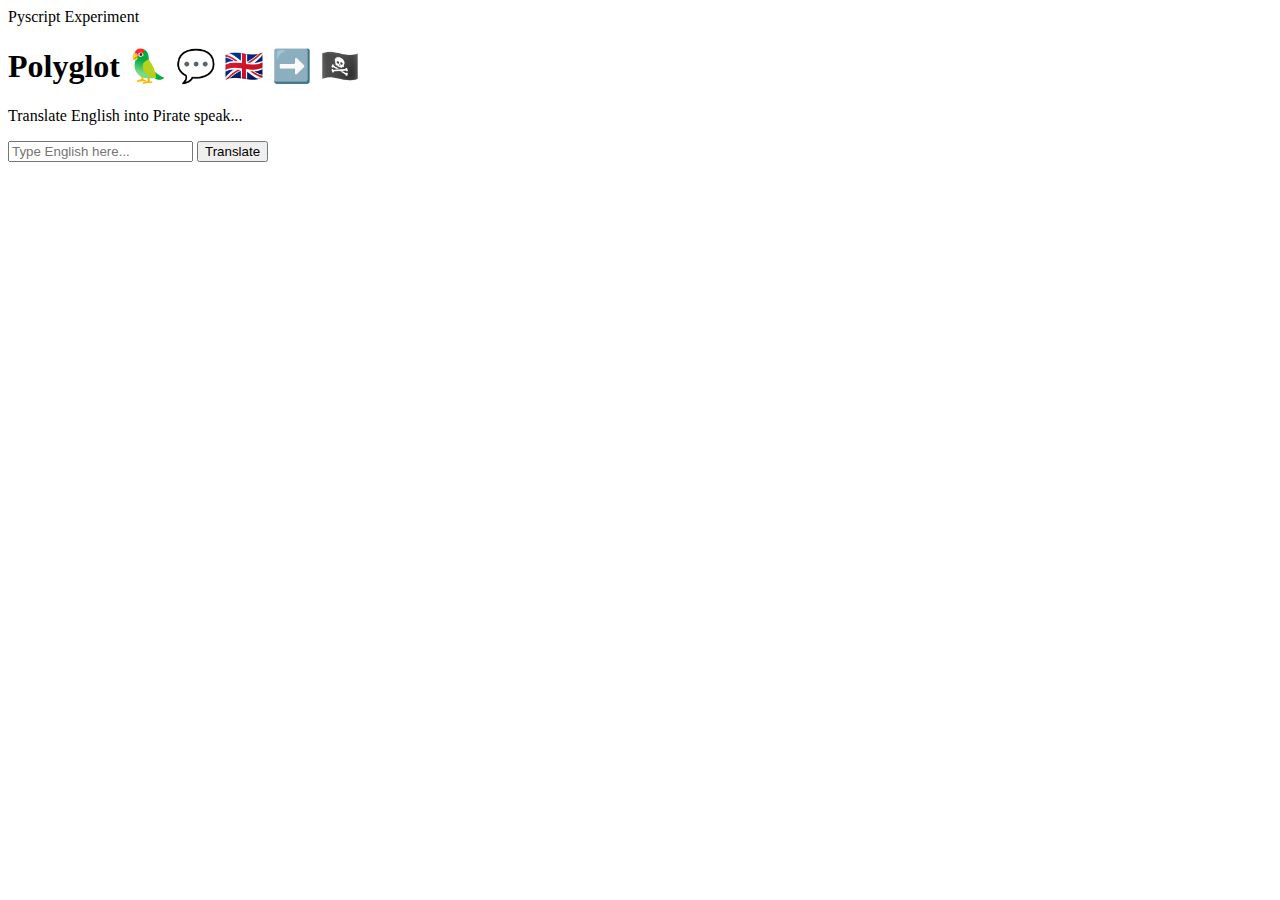
<file: pyscript/index.html>
<!DOCTYPE html>
<html>
  <head>
      <meta charset="utf-8" />
      <meta name="viewport" content="width=device-width,initial-scale=1" />
      <title>🦜 Polyglot - Piratical PyScript</title>
      <link rel="stylesheet" href="https://pyscript.net/releases/2024.1.1/core.css">
      <script type="module" src="https://pyscript.net/releases/2024.1.1/core.js"></script>
  </head>
  <body>
    <py-title>Pyscript Experiment</py-title>
    <h1>Polyglot 🦜 💬 🇬🇧 ➡️ 🏴‍☠️</h1>
    <p py-click="runCode">Translate English into Pirate speak...</p>
    <input type="text" id="english" placeholder="Type English here..." />
    <button py-click="translate_english">Translate</button>
    <div id="output"></div>
    <script type="py" src="./main.py" config="./pyscript.json"></script>
  </body>
</html>
</file>
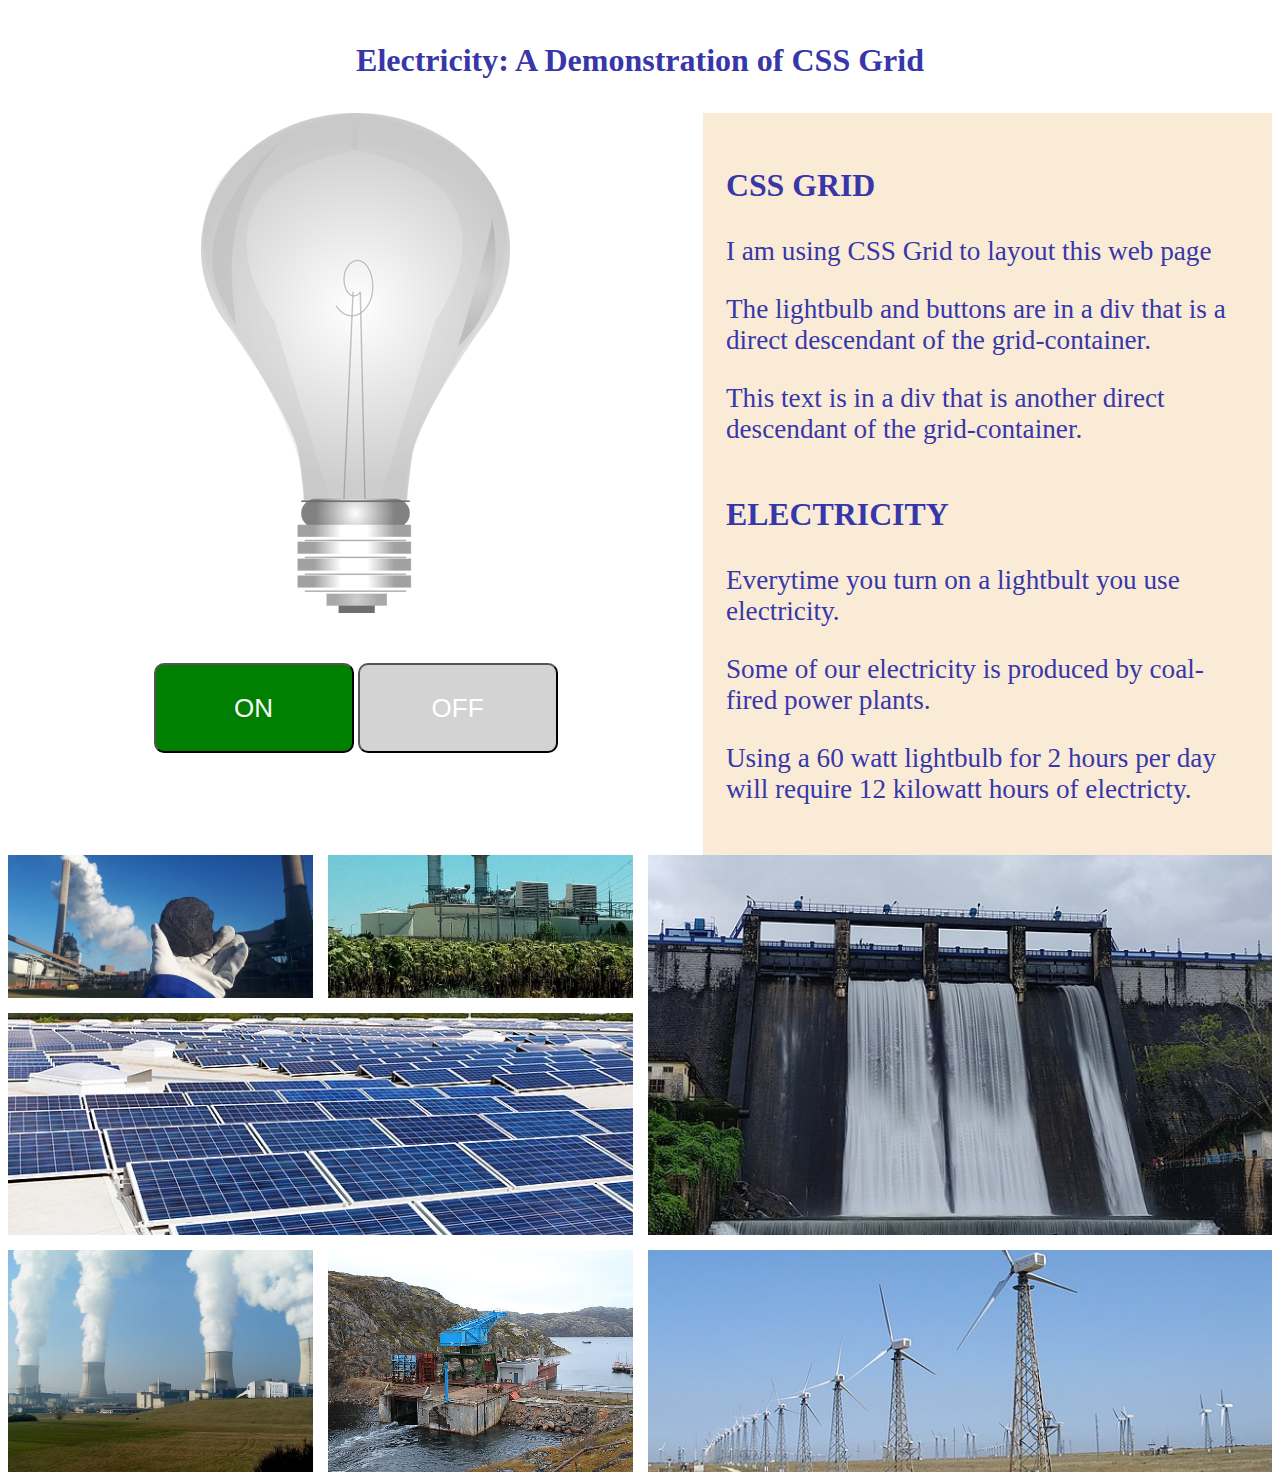
<file: web-design/electricity_grid.html>
<!DOCTYPE html>
<html>
	<head>
		<meta charset="utf-8">
		<title>Button</title>
        <link rel="stylesheet" href="electricity_grid.css">
		<style>

		</style>
        <script>
            document.addEventListener("DOMContentLoaded", () => {
            
            });
        </script>
	</head>
	<body>
        <header>
            <h1> Electricity: A Demonstration of CSS Grid</h1>
        </header>
		<div class="container">
            <div id="image-column">
                <img id="bulb" src="bulb_off.png">
                <button id="on_switch">ON</button>
                <button id="off_switch">OFF</button>
            </div>
            <div id="explainer-column">
                <div id="grid-explanation" class="explainer-text">
                    <h3>CSS GRID</h3>
                    <p>I am using CSS Grid to layout this web page</p>
                    <p>The lightbulb and buttons are in a div that is a direct descendant of the grid-container.</p>
                    <p>This text is in a div that is another direct descendant of the grid-container.</p>
                </div>
                <div id="electricity-explanation" class="explainer-text">
                    <h3>ELECTRICITY</h3>
                    <p>Everytime you turn on a lightbult you use electricity.</p>
                    <p>Some of our electricity is produced by coal-fired power plants.</p>
                    <p>Using a 60 watt lightbulb for 2 hours per day will require 12 kilowatt hours of electricty.</p>
                </div>
            </div>
		</div>
        <div id="plant-gallery">
            <img id="item-1" class="gallery-item" src="coal_plant.jpg">
            <img id="item-2" class="gallery-item" src="gas_plant.jpeg">
            <img id="item-3" class="gallery-item" src="hydro_plant.jpeg">
            <img id="item-4" class="gallery-item" src="solar_plant.jpeg">
            <img id="item-5" class="gallery-item" src="nuclear_plant.jpeg">
            <img id="item-6" class="gallery-item" src="tidal_plant.jpeg">
            <img id="item-7" class="gallery-item" src="wind_plant.jpeg">
        </div>
        <script>
            const onButton = document.getElementById("on_switch");
            onButton.addEventListener("click", turnOn);
            const offButton = document.getElementById("off_switch");
            offButton.addEventListener("click", turnOff);
            function turnOn() {
                document.getElementById("bulb").src="bulb_on.png"
                document.getElementById("on_switch").style.backgroundColor = "lightGray";
                document.getElementById("off_switch").style.backgroundColor = "red";					
            }
            function turnOff() {
                document.getElementById("bulb").src="bulb_off.png"
                document.getElementById("off_switch").style.backgroundColor = "lightGray";
                document.getElementById("on_switch").style.backgroundColor = "green";					
		
            }
        </script>
	</body>
</html>
</file>
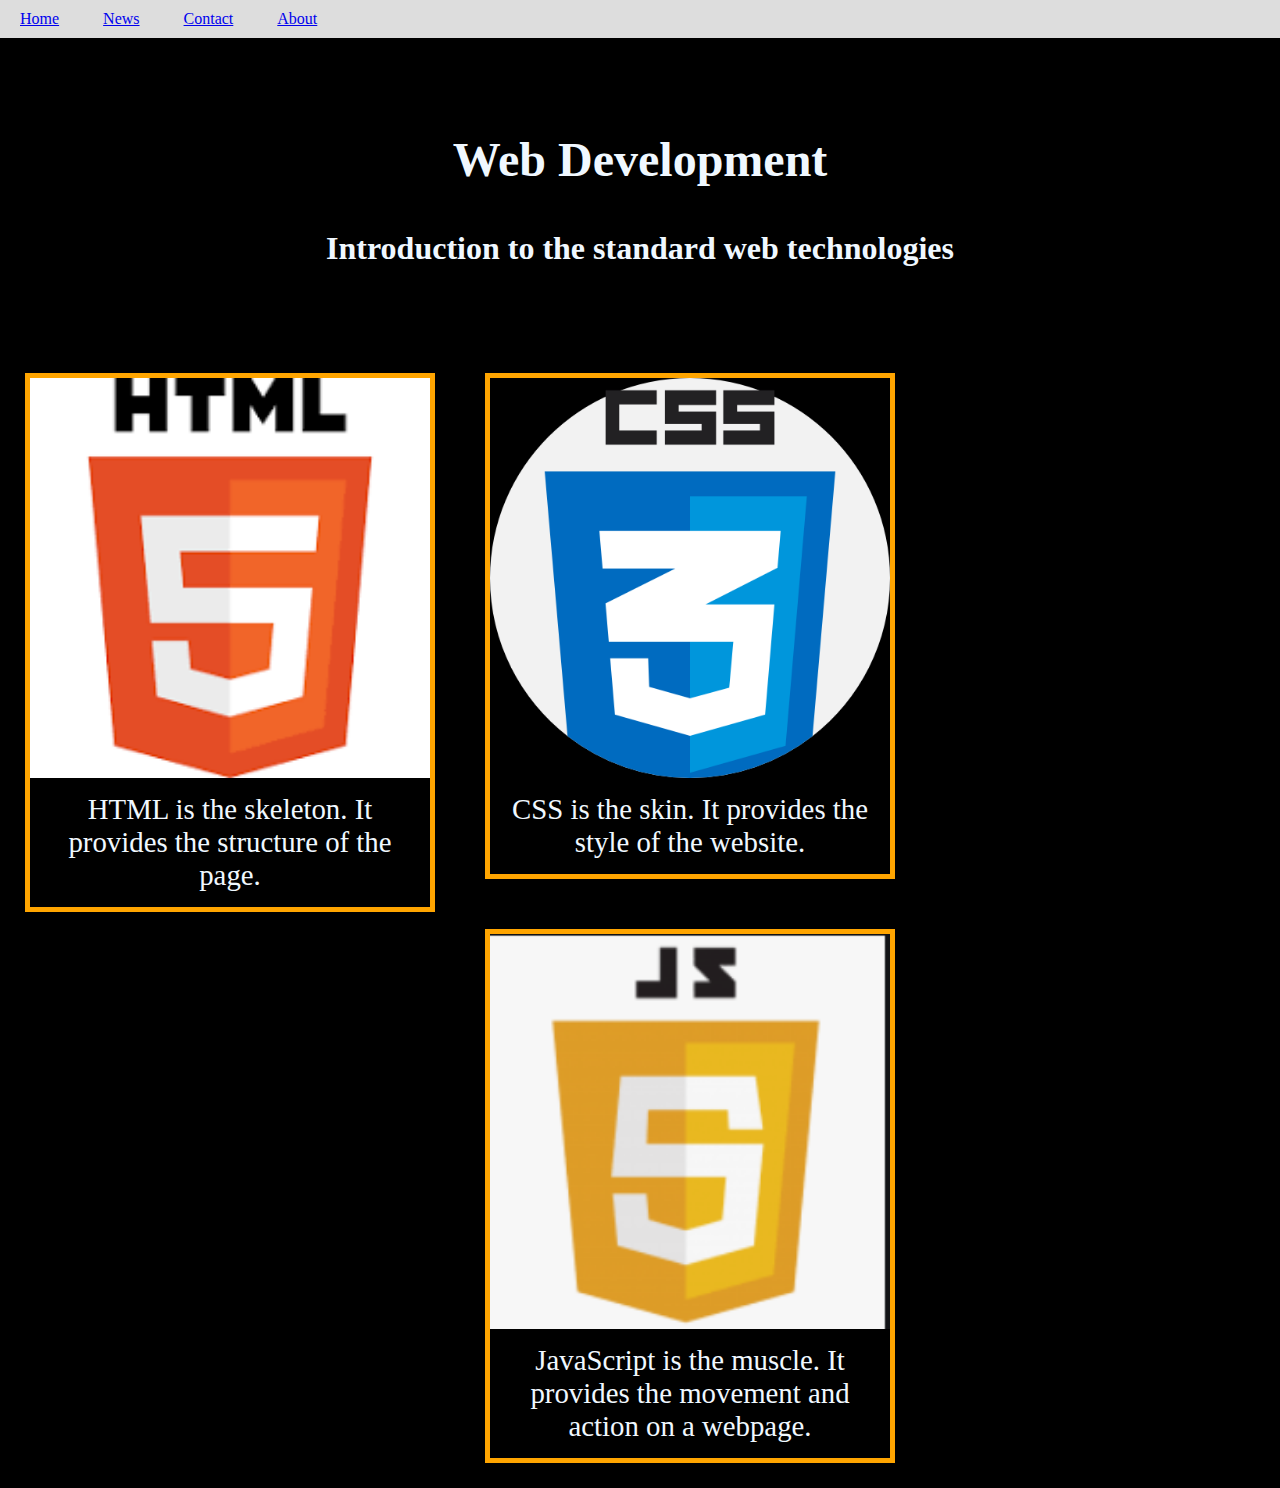
<file: web-design/gallery.html>
<html>
    <head>
        <link rel="stylesheet" href="gallery.css">

    </head>
    <body>
        <nav>
            <ul>
                <li><a href="default.asp">Home</a></li>
                <li><a href="news.asp">News</a></li>
                <li><a href="contact.asp">Contact</a></li>
                <li><a href="about.asp">About</a></li>
            </ul>
        </nav>
        <header>
            <h2>Web Development</h2>
            <h4>Introduction to the standard web technologies</h4>
        </header>
        <content>
            <div id="image-gallery">
                <div class="gallery">
                    <a target="_blank" href="html.png">
                      <img src="html.png" alt="HTML Logo" width="600" height="400">
                    </a>
                    <div class="desc">HTML is the skeleton. It provides the structure of the page.</div>
                  </div>
                  
                  <div class="gallery">
                    <a target="_blank" href="css.png">
                      <img src="css.png" alt="CSS Logo" width="600" height="400">
                    </a>
                    <div class="desc">CSS is the skin. It provides the style of the website.</div>
                  </div>
                  
                  <div class="gallery">
                    <a target="_blank" href="js.png">
                      <img src="js.png" alt="JavaScript Logo" width="600" height="400">
                    </a>
                    <div class="desc">JavaScript is the muscle. It provides the movement and action on a webpage.</div>
                  </div>
            </div>

        </content>
    </body>
</html>
</file>
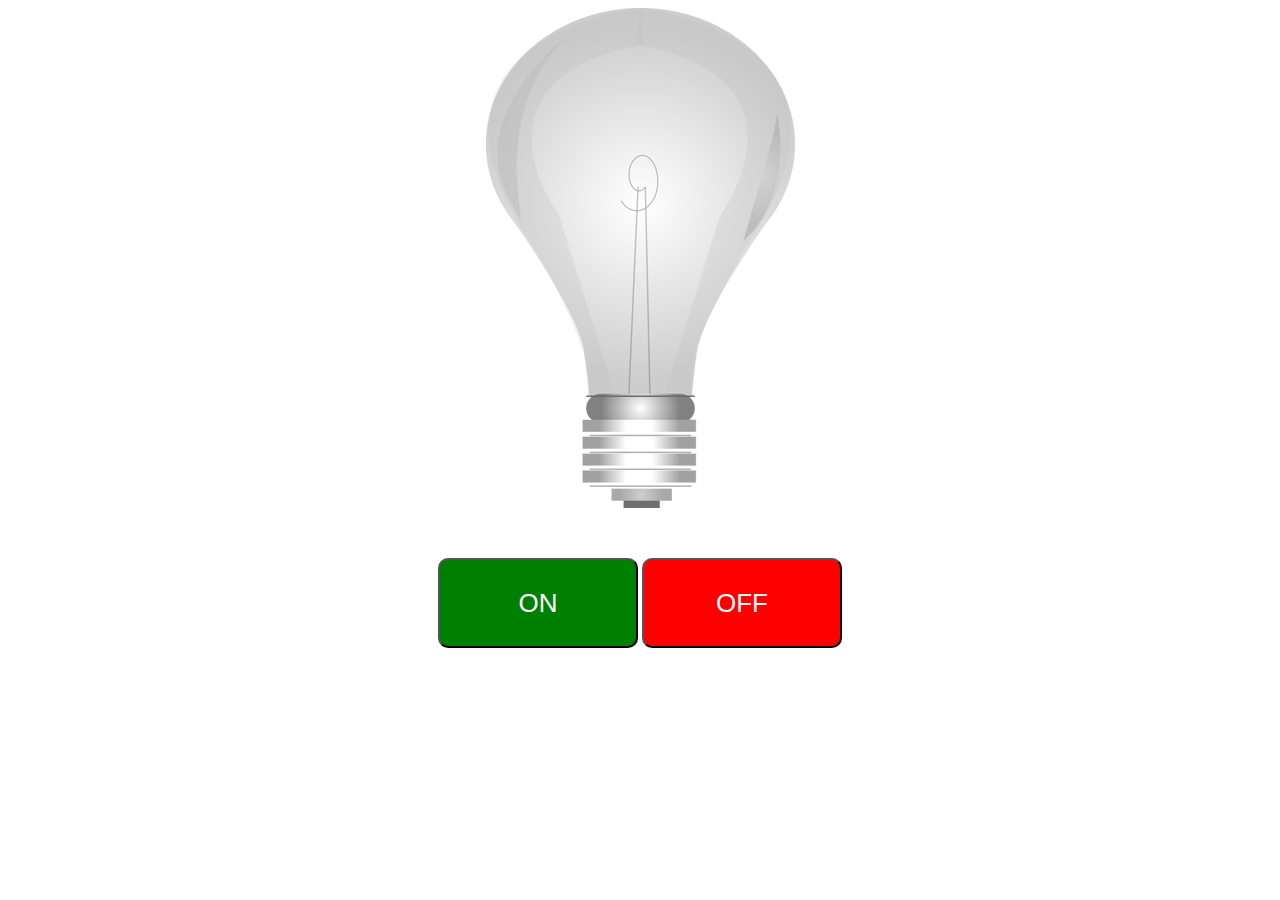
<file: web-design/lightbulb_base.html>
<!DOCTYPE html>
<html>
	<head>
		<meta charset="utf-8">
		<title>Lightbult</title>
        <link rel="stylesheet" href="lightbulb.css">
	</head>
	<body>
		<div>
            <img id="bulb" src="bulb_off.png">
			<button id="on_switch">ON</button>
			<button id="off_switch">OFF</button>
		</div>
		<script>
			const onButton = document.getElementById("on_switch");
			onButton.addEventListener("mouseover", turnOn);

			function turnOn() {
				document.getElementById("bulb").src = "bulb_on.png"
			}
		</script>
	</body>
</html>	
















<!-- <script>
	const onButton = document.getElementById("on_switch");
	onButton.addEventListener("click", turnOn);

	function turnOn() {
		document.getElementById("bulb").src="bulb_on.png"
	}
</script> -->


<!-- 
<script>
	const onButton = document.getElementById("on_switch");
	onButton.addEventListener("click", turnOn);

	function turnOn() {
		document.getElementById("bulb").src="bulb_on.png"
	}
</script> -->
</file>
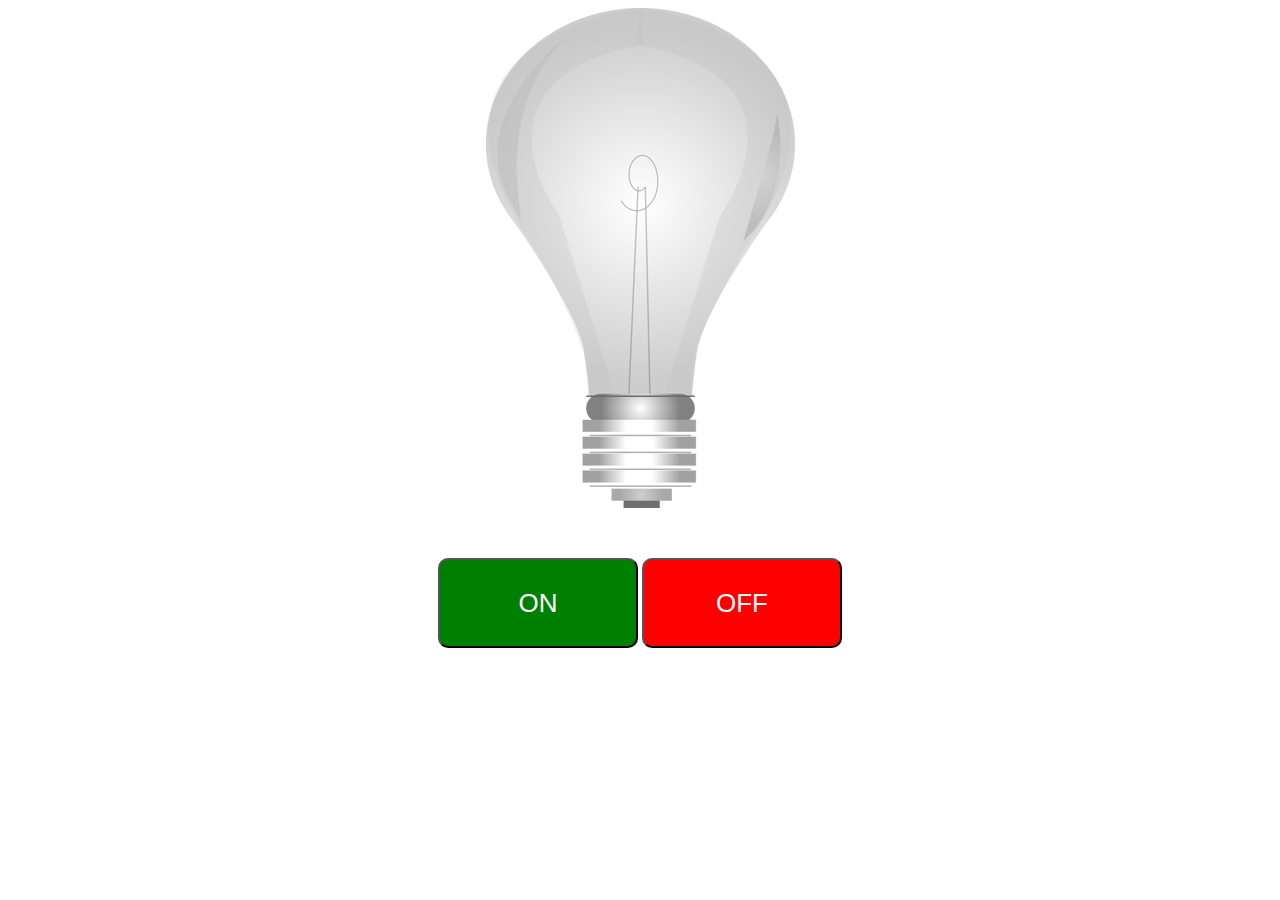
<file: web-design/lightbulb_complete.html>
<!DOCTYPE html>
<html>
	<head>
		<meta charset="utf-8">
		<title>Button</title>
        <link rel="stylesheet" href="lightbulb.css">
		<style>

		</style>
        <script>
            document.addEventListener("DOMContentLoaded", () => {
            
            });
        </script>
	</head>
	<body>
		<div>
			<!--   Delete this comment and add the image here -->
            <img id="bulb" src="bulb_off.png">
			<button id="on_switch">ON</button>
			<button id="off_switch">OFF</button>
		</div>
        <script>
            const onButton = document.getElementById("on_switch");
            onButton.addEventListener("click", turnOn);
            const offButton = document.getElementById("off_switch");
            offButton.addEventListener("click", turnOff);
            function turnOn() {
                document.getElementById("bulb").src="bulb_on.png"
                document.getElementById("on_switch").style.backgroundColor = "lightGray";
                document.getElementById("off_switch").style.backgroundColor = "red";					
            }
            function turnOff() {
                document.getElementById("bulb").src="bulb_off.png"
                document.getElementById("off_switch").style.backgroundColor = "lightGray";
                document.getElementById("on_switch").style.backgroundColor = "green";					
		
            }
        </script>
	</body>
</html>
</file>
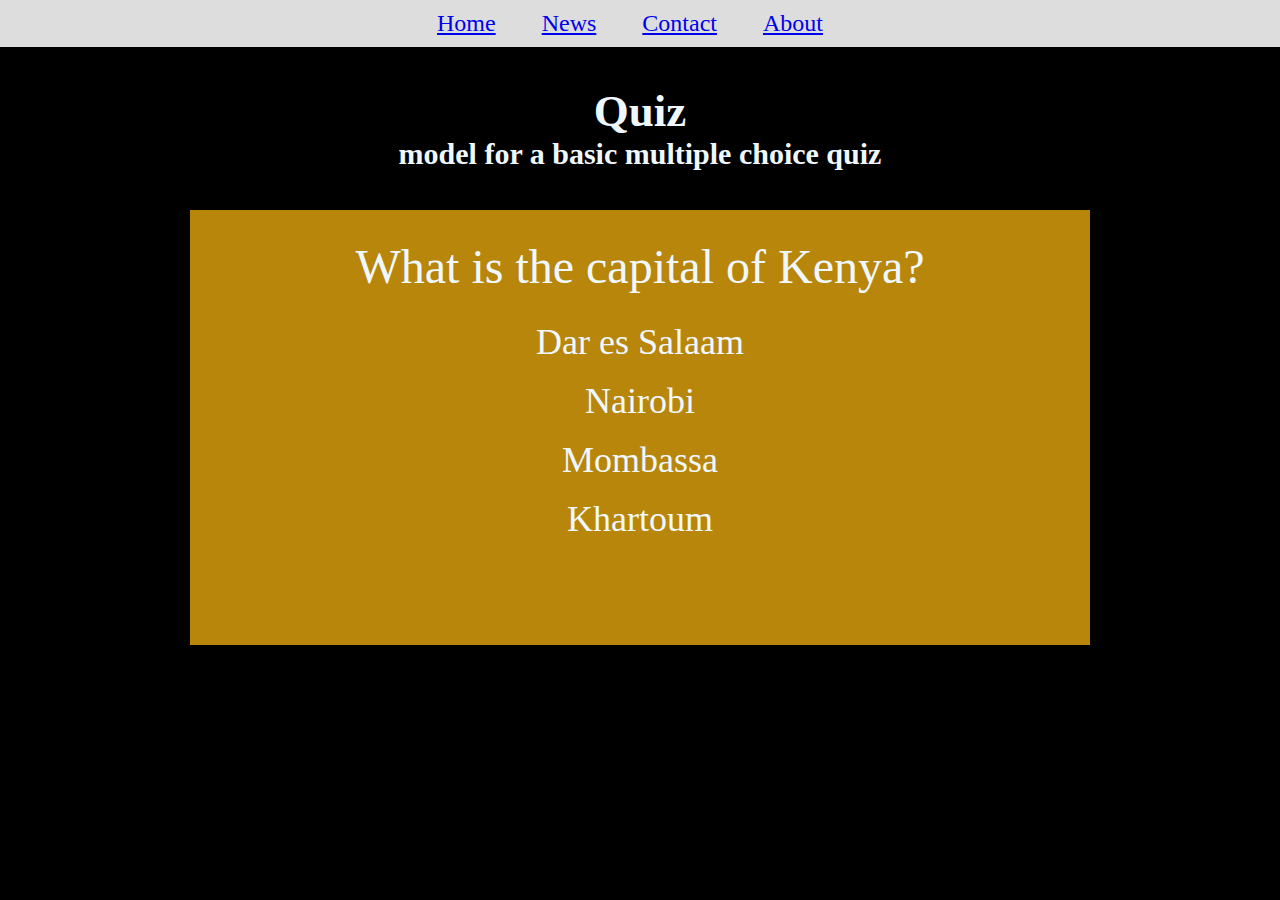
<file: web-design/quiz_template.html>
<html>
    <head>
        <link rel="stylesheet" href="quiz_template.css">
    </head>
    <body>
        <nav>
            <ul>
                <li><a href="default.asp">Home</a></li>
                <li><a href="news.asp">News</a></li>
                <li><a href="contact.asp">Contact</a></li>
                <li><a href="about.asp">About</a></li>
            </ul>
        </nav>
        <header>
            <h2>Quiz</h2>
            <h4>model for a basic multiple choice quiz</h4>
        </header>
        <content>
            <div id="questionArea">
                <div id="question">
                    <p>What is the capital of Kenya?</p>
                </div>
                <div id="answerArea">
                    <p id="answerA" class="answer">Dar es Salaam</p>
                    <p id="answerB" class="answer">Nairobi</p>
                    <p id="answerC" class="answer">Mombassa</p>
                    <p id="answerD" class="answer">Khartoum</p>
                    <p id="answerMessage">Correct!  </p>
                </div>
            </div>
        </content>
        <script>
            var questionList = [
                {
                    question: "What is the capital of Kenya?",
                    correctAnswer: "Nairobi",
                    distractor1: "Dar es Salaam",
                    distractor2: "Mobassa",
                    distractor3: "Khartoum",

                }
            ]
            var answerMessage = "";
            var answer1 = document.getElementById("answerA");
            var answer2 = document.getElementById("answerB");
            var answer3 = document.getElementById("answerC");
            var answer4 = document.getElementById("answerD");
            var answerMessageContainer = document.getElementById("answerMessage");
            answerMessageContainer.style.visibility = "hidden";
            answer1.addEventListener("click", checkAnswer);
            answer2.addEventListener("click", checkAnswer);
            answer3.addEventListener("click", checkAnswer);
            answer3.addEventListener("click", checkAnswer);

            function checkAnswer() {
                if (this.innerHTML === questionList[0].correctAnswer) {
                    this.style.color = "green";
                    answerMessage = "Correct!"
                    answerMessageContainer.innerHTML = answerMessage;
                    answerMessageContainer.style.color = "green";
                } else {
                    this.style.color = "red";
                    answerMessage = "Sorry! That's not right."
                    answerMessageContainer.innerHTML = answerMessage;
                    answerMessageContainer.style.color = "red";
                }
                answerMessageContainer.style.visibility = "visible";
            }
        </script>
    </body>
</html>
</file>
<file: web-design/electricity_grid.css>
header {
    padding: 1%;
}

h1 {
    text-align: center;
    color:rgb(55, 55, 170);
}

.container {
    display: grid;
    grid-template-columns: 55% 45%;
}

#image-column {
    text-align: center;
}

#bulb {
    display: block;
    margin: auto;
}

button {
    width: 200px;
    height:90px;
    color: white;
    font-size: 26px;
    border-radius: 10px;
    margin-top: 50px;
}

button {
    background-color: green;
}

#off_switch {
    background-color: lightGray;
}

#explainer-column {
    background-color: antiquewhite;
    padding: 4%;
}
.explainer-text {
    font-size: 1.7em;
    color:rgb(55, 55, 170);
}

#electricity-explanation {
    margin-top: 10%;
}

#plant-gallery {
    display:grid;
    grid-template-columns: repeat(8, 1fr);
    grid-template-rows: repeat(8, 5vw);
    grid-gap: 15px;
}

.gallery-item {
    width: 100%;
    height: 100%;
    object-fit: cover;
}

#item-1 {
    grid-column-start: 1;
    grid-column-end: 3;
    grid-row-start: 1;
    grid-row-end: 3;
}

#item-2 {
    grid-column-start: 3;
    grid-column-end: 5;
    grid-row-start: 1;
    grid-row-end: 3;
}

#item-3 {
    grid-column-start: 5;
    grid-column-end: 9;
    grid-row-start: 1;
    grid-row-end: 6;
}

#item-4 {
    grid-column-start: 1;
    grid-column-end: 5;
    grid-row-start: 3;
    grid-row-end: 6;
}

#item-5 {
    grid-column-start: 1;
    grid-column-end: 3;
    grid-row-start: 6;
    grid-row-end: 9;
}

#item-6 {
    grid-column-start: 3;
    grid-column-end: 5;
    grid-row-start: 6;
    grid-row-end: 9;
}

#item-7 {
    grid-column-start: 5;
    grid-column-end: 9;
    grid-row-start: 6;
    grid-row-end: 9;
}
</file>
<file: web-design/gallery.css>
body {
    background-color: black;
    margin: 0;
    padding: 0;
}
nav {
    background-color: #dddddd;
    margin-top: 0;
}

ul {
    list-style-type: none;
    padding: 10px;
}

li {
    display: inline;
    padding: 10px;
    margin-right: 20px;
}
/* li {
    
    float: left;
    background-color: #dddddd;
} */

/* a {
    display: block;
    padding: 8px;
}   */

header {
    background-color: black;
    color:aliceblue;
    text-align: center;
    font-size: 2em;
    padding: 3%;
}

div.gallery {
    margin: 25px;
    border: 5px solid orange;
    float: left;
    width: 400px;
  }
  
  div.gallery:hover {
    border: 10px solid orangered;
  }
  
  div.gallery img {
    width: 100%;
    height: auto;
  }
  
  div.desc {
    color:aliceblue; 
    padding: 15px;
    text-align: center;
    font-size: 1.8em;
  }
</file>
<file: web-design/lightbulb.css>
#bulb {
    display: block;
    margin: auto;
}

div {
    text-align: center;
}

button {
    width: 200px;
    height:90px;
    color: white;
    font-size: 26px;
    border-radius: 10px;
    margin-top: 50px;
}

button {
    background-color: green;
}

#off_switch {
    background-color: red;
}
</file>
<file: web-design/quiz_template.css>
* {
    margin: 0;
    padding: 0;
}

html {
    font-size: 12px;
    margin: 0;
    padding: 0;
}

body {
    background-color: black;
    color:aliceblue;
    text-align: center;
}

nav {
    background-color: #dddddd;
    font-size: 2.0rem;
}

ul {
    list-style-type: none;
    padding: 10px;
}

li {
    display: inline;
    padding: 10px;
    margin-right: 20px;
}

header {
    font-size: 2.5rem;
    padding: 3%;
}

#questionArea {
    color:aliceblue;
    width: 70%;
    margin: auto;
    background-color:darkgoldenrod;
    padding: 2px;
}

#question {
    font-size: 4rem;
    margin: 3%;
}

#answerArea {
    font-size: 3rem;
    margin: 2%;
}

.answer {
    margin: 2%;
}

#answerMessage {
    margin-top: 5%;
    font-size: 3rem;
}
</file>
